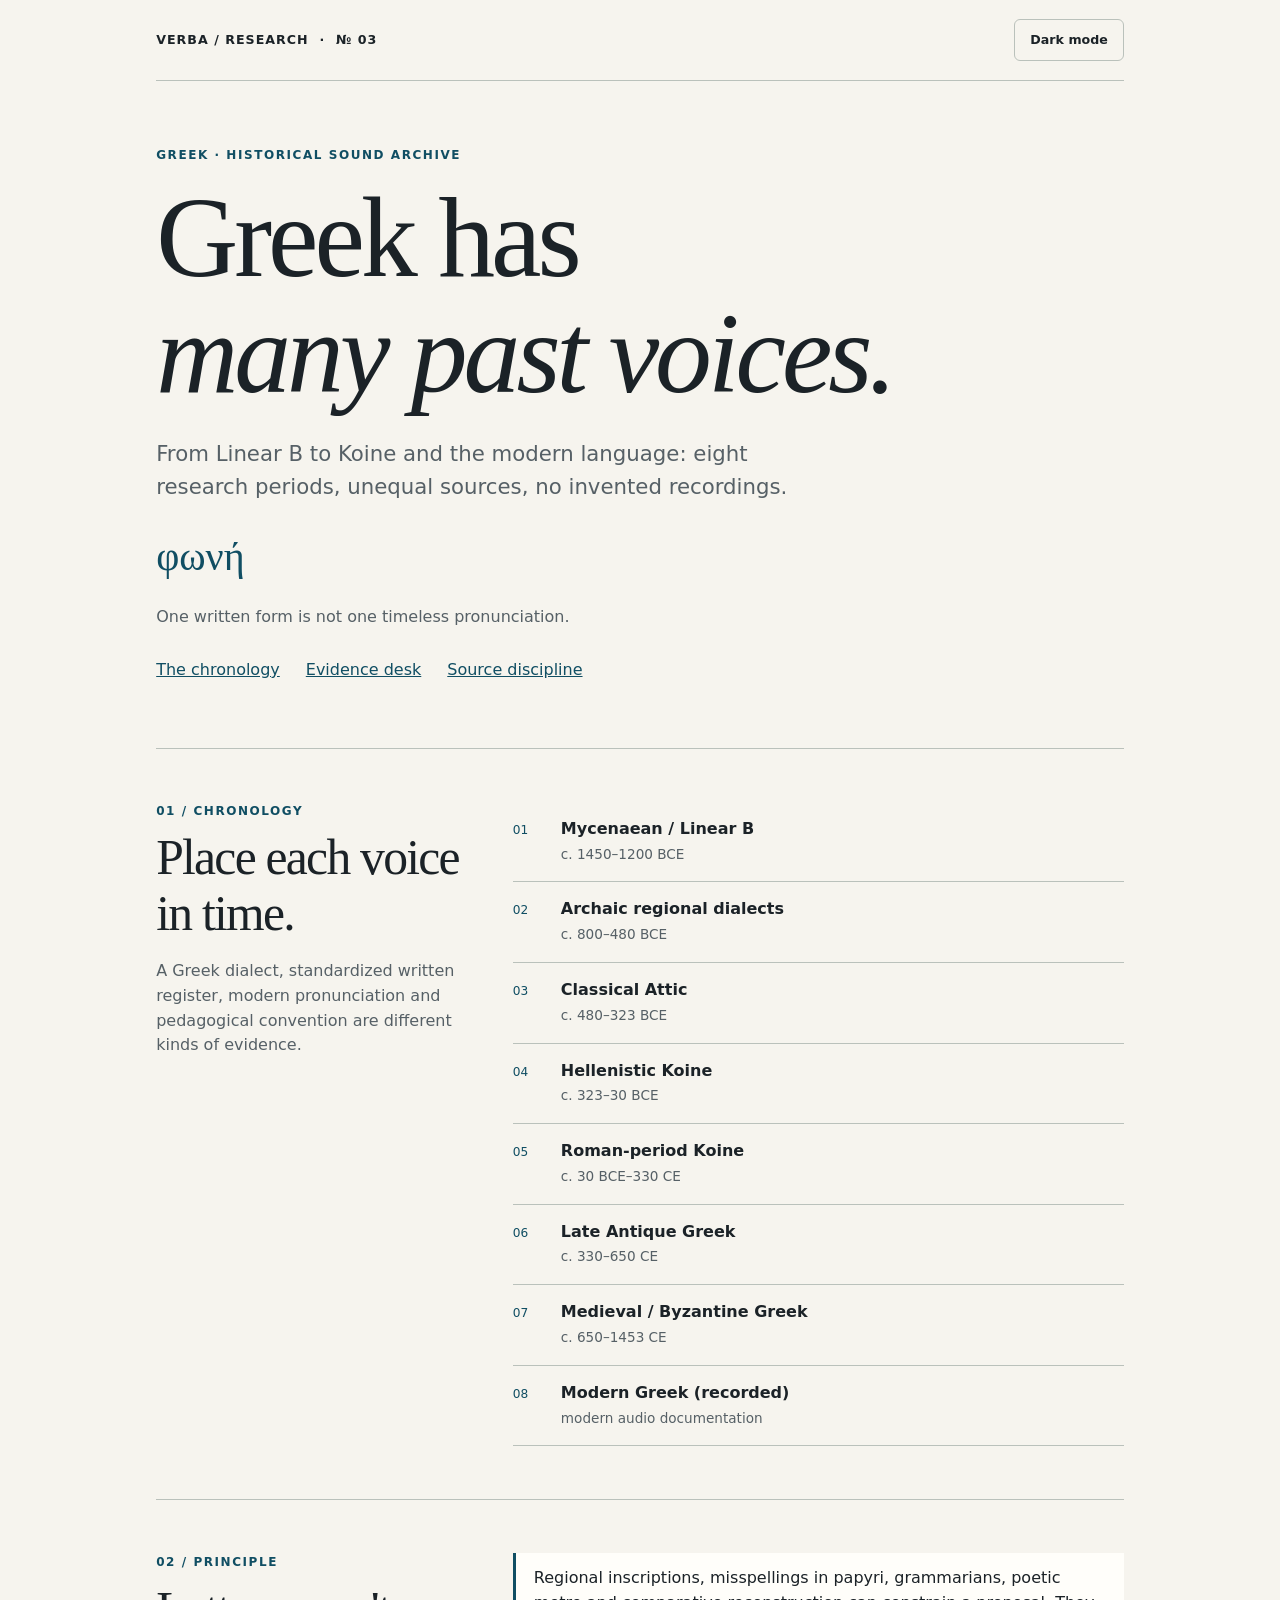
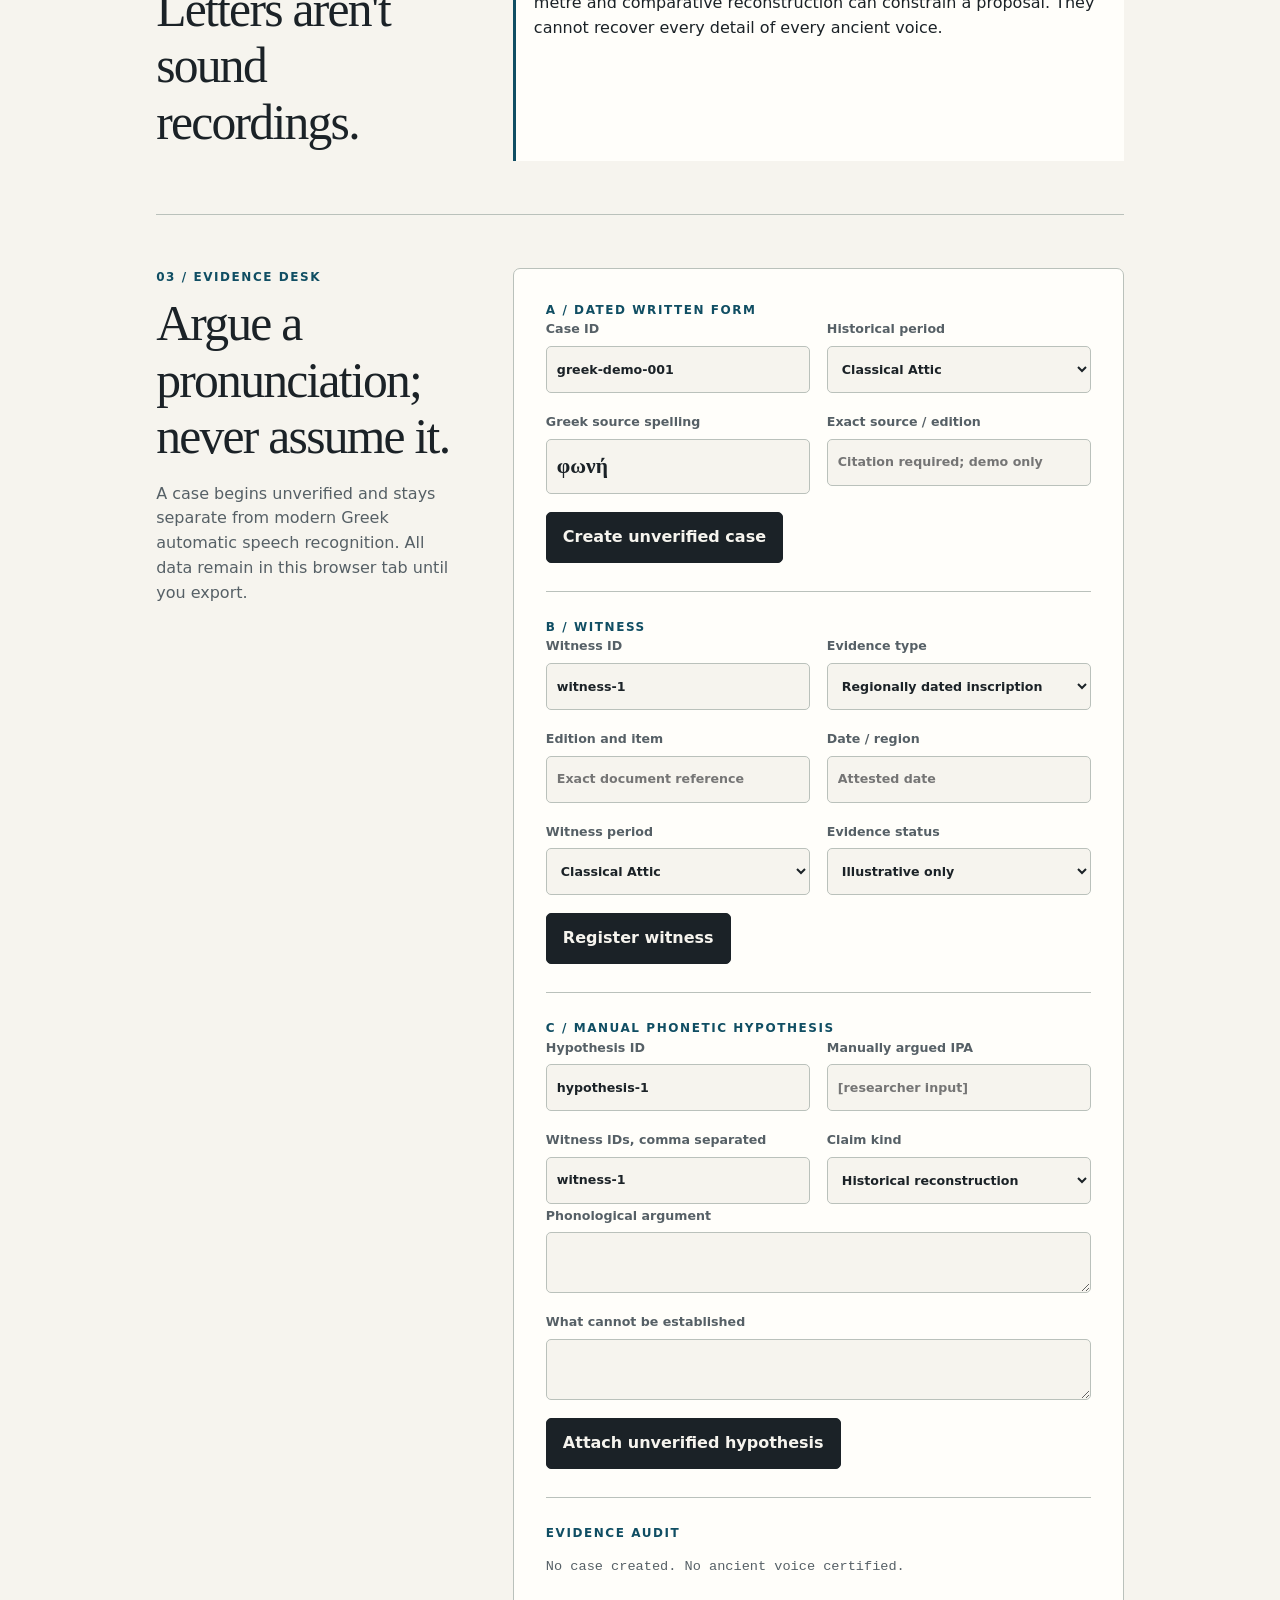
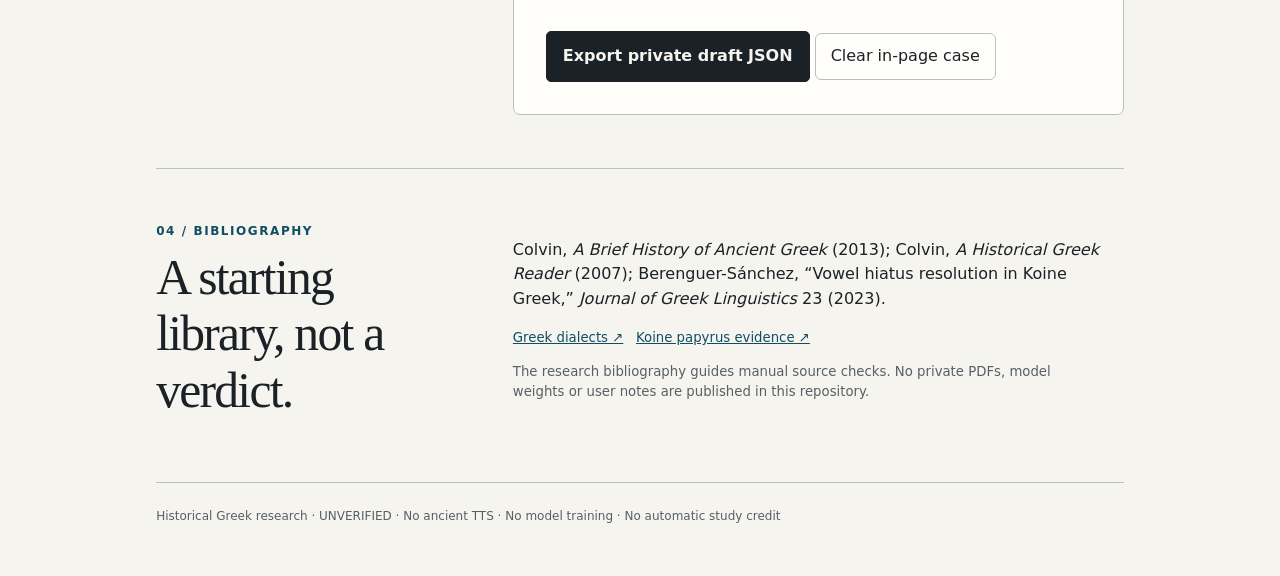
<file: research/greek-v144/index.html>
<!doctype html><html lang="en"><head><meta charset="utf-8"><meta name="viewport" content="width=device-width, initial-scale=1"><meta name="color-scheme" content="light dark"><title>VERBA | Historical Greek evidence</title>
<style>
:root{font-family:system-ui,-apple-system,sans-serif;color-scheme:light;--canvas:#f6f4ee;--surface:#fffefa;--ink:#1b2227;--muted:#566066;--hair:#bac1bb;--accent:#104e63;--focus:#175c9f}
html{scroll-behavior:smooth}*{box-sizing:border-box}body{margin:0;background:var(--canvas);color:var(--ink);font-size:16px;line-height:1.55}body[data-mode=dark]{color-scheme:dark;--canvas:#101b23;--surface:#17252d;--ink:#f0ede4;--muted:#c0c7c6;--hair:#4d6167;--accent:#8fc8ce;--focus:#a9d5ff}
button,input,textarea,select{font:inherit}button,a{touch-action:manipulation}button{cursor:pointer}a{color:var(--accent)}:focus-visible{outline:3px solid var(--focus);outline-offset:2px}
.wrap{max-width:1070px;margin:auto;padding:0 clamp(18px,4vw,52px)}header{border-bottom:1px solid var(--hair);display:flex;gap:16px;justify-content:space-between;align-items:center;padding:19px 0;font-size:.79rem;font-weight:720;letter-spacing:.08em}button.mode{border:1px solid var(--hair);background:transparent;color:var(--ink);padding:10px 15px;border-radius:6px;letter-spacing:0}
.hero{padding:65px 0 65px;max-width:920px}.eyebrow,.smallhead{color:var(--accent);font-size:.75rem;font-weight:700;letter-spacing:.13em;text-transform:uppercase}h1,h2,blockquote{font-family:ui-serif,Georgia,'Times New Roman',serif;font-weight:400;letter-spacing:-.035em}h1{font-size:clamp(3.3rem,9vw,7.1rem);line-height:1.02;margin:17px 0 25px}h1 em{font-weight:400}p.lead{font-size:clamp(1.09rem,2vw,1.33rem);max-width:660px;color:var(--muted)}.word{font-family:ui-serif,Georgia,serif;font-size:2.5rem;line-height:1.6;color:var(--accent)}nav{display:flex;gap:26px;margin-top:28px;flex-wrap:wrap}
.rule{border-top:1px solid var(--hair)}.section{padding:53px 0;display:grid;grid-template-columns:minmax(0,1fr) minmax(0,2fr);gap:clamp(20px,4vw,72px)}h2{font-size:clamp(2rem,5vw,3.1rem);line-height:1.14;margin:.6rem 0}p{max-width:68ch}.muted{color:var(--muted)}.times{list-style:none;padding:0;margin:0}.times li{border-bottom:1px solid var(--hair);padding:15px 0;display:flex;gap:18px;align-items:baseline}.times span{width:30px;color:var(--accent);font-size:.76rem;flex-shrink:0}.times strong{display:block;font-weight:600}.times em{font-size:.85rem;color:var(--muted);font-style:normal}.panel{background:var(--surface);border:1px solid var(--hair);padding:clamp(18px,3vw,32px);border-radius:7px}
.fields{display:grid;grid-template-columns:1fr 1fr;gap:17px}.fields.wide{grid-template-columns:1fr}.fields label{font-size:.79rem;font-weight:640;display:block;color:var(--muted)}label input,label select,label textarea{display:block;width:100%;min-height:47px;margin:7px 0 2px;background:var(--canvas);color:var(--ink);border:1px solid var(--hair);border-radius:5px;padding:10px}textarea{min-height:94px;resize:vertical}input[lang=grc]{font-family:ui-serif,Georgia,serif;font-size:1.35rem}.action{background:var(--ink);color:var(--canvas);border:1px solid var(--ink);padding:12px 16px;border-radius:5px;margin:16px 0 0;font-weight:650}.line{border-top:1px solid var(--hair);padding-top:26px;margin-top:28px}pre{white-space:pre-wrap;overflow-wrap:anywhere;color:var(--muted);font-size:.85rem}#message{min-height:24px;color:var(--accent)}footer{border-top:1px solid var(--hair);padding:24px 0 50px;color:var(--muted);font-size:.75rem}.mini{font-size:.83rem}.notice{border-inline-start:3px solid var(--accent);padding:13px 18px;background:var(--surface)}
@media(max-width:620px){.section{grid-template-columns:1fr;gap:16px}.fields{grid-template-columns:1fr}.hero{padding:42px 0}.times li{padding:12px 0}nav{gap:14px}h1{font-size:3.35rem}}
@media(prefers-reduced-motion:reduce){html{scroll-behavior:auto}*{animation:none!important;transition:none!important}}
</style></head><body data-mode="light"><div class="wrap">
<header><span>VERBA / RESEARCH &nbsp;·&nbsp; № 03</span><button class="mode" id="mode" type="button" aria-label="Toggle dark appearance">Dark mode</button></header>
<main><section class="hero"><div class="eyebrow">Greek · Historical sound archive</div><h1>Greek has<br><em>many past voices.</em></h1><p class="lead">From Linear B to Koine and the modern language: eight research periods, unequal sources, no invented recordings.</p><div class="word" lang="grc" dir="ltr">φωνή</div><p class="muted">One written form is not one timeless pronunciation.</p><nav aria-label="Archive sections"><a href="#history">The chronology</a><a href="#evidence">Evidence desk</a><a href="#sources">Source discipline</a></nav></section>
<section id="history" class="rule section"><div><div class="smallhead">01 / Chronology</div><h2>Place each voice in time.</h2><p class="muted">A Greek dialect, standardized written register, modern pronunciation and pedagogical convention are different kinds of evidence.</p></div><ol class="times" id="periodList"></ol></section>
<section class="rule section"><div><div class="smallhead">02 / Principle</div><h2>Letters aren't sound recordings.</h2></div><div class="notice">Regional inscriptions, misspellings in papyri, grammarians, poetic metre and comparative reconstruction can constrain a proposal. They cannot recover every detail of every ancient voice.</div></section>
<section id="evidence" class="rule section"><div><div class="smallhead">03 / Evidence desk</div><h2>Argue a pronunciation; never assume it.</h2><p class="muted">A case begins unverified and stays separate from modern Greek automatic speech recognition. All data remain in this browser tab until you export.</p></div><div class="panel">
<div class="smallhead">A / Dated written form</div><div class="fields"><label>Case ID<input id="caseId" value="greek-demo-001"></label><label>Historical period<select id="period"></select></label><label>Greek source spelling<input id="original" value="φωνή" lang="grc" dir="auto"></label><label>Exact source / edition<input id="sourceId" placeholder="Citation required; demo only"></label></div><button id="create" class="action">Create unverified case</button>
<div class="line smallhead">B / Witness</div><div class="fields"><label>Witness ID<input id="witnessId" value="witness-1"></label><label>Evidence type<select id="witnessType"></select></label><label>Edition and item<input id="witnessSource" placeholder="Exact document reference"></label><label>Date / region<input id="witnessDating" placeholder="Attested date"></label><label>Witness period<select id="witnessPeriod"></select></label><label>Evidence status<select id="review"><option value="synthetic">Illustrative only</option><option value="unreviewed">Real, citation unreviewed</option><option value="reviewed">Citation manually reviewed</option></select></label></div><button id="attach" class="action" disabled>Register witness</button>
<div class="line smallhead">C / Manual phonetic hypothesis</div><div class="fields"><label>Hypothesis ID<input id="hypId" value="hypothesis-1"></label><label>Manually argued IPA<input id="ipa" placeholder="[researcher input]"></label><label>Witness IDs, comma separated<input id="witnessIds" value="witness-1"></label><label>Claim kind<select id="kind"><option value="reconstruction">Historical reconstruction</option><option value="modern_recorded">Documented modern reading</option><option value="pedagogy">Teaching convention</option></select></label></div><div class="fields wide"><label>Phonological argument<textarea id="reason"></textarea></label><label>What cannot be established<textarea id="uncertainty"></textarea></label></div><button id="propose" class="action" disabled>Attach unverified hypothesis</button>
<div class="line smallhead">Evidence audit</div><pre id="audit" role="status" aria-live="polite">No case created. No ancient voice certified.</pre><div id="message" role="status" aria-live="polite"></div><button id="export" class="action" disabled>Export private draft JSON</button> <button id="reset" class="mode" type="button">Clear in-page case</button></div></section>
<section id="sources" class="rule section"><div><div class="smallhead">04 / Bibliography</div><h2>A starting library, not a verdict.</h2></div><div><p>Colvin, <em>A Brief History of Ancient Greek</em> (2013); Colvin, <em>A Historical Greek Reader</em> (2007); Berenguer-Sánchez, “Vowel hiatus resolution in Koine Greek,” <em>Journal of Greek Linguistics</em> 23 (2023).</p><p class="mini"><a href="https://doi.org/10.1002/9781118610695.ch6" target="_blank" rel="noopener noreferrer">Greek dialects ↗</a> &nbsp; <a href="https://doi.org/10.1163/15699846-02301003" target="_blank" rel="noopener noreferrer">Koine papyrus evidence ↗</a></p><p class="muted mini">The research bibliography guides manual source checks. No private PDFs, model weights or user notes are published in this repository.</p></div></section></main>
<footer>Historical Greek research · UNVERIFIED · No ancient TTS · No model training · No automatic study credit</footer></div>
<script type="module">
import {PERIODS,EVIDENCE,createCase,addWitness,proposeSound,audit} from './ledger.mjs';
const el=id=>document.getElementById(id);let current=null;
for(const [key,period] of Object.entries(PERIODS)){for(const id of ['period','witnessPeriod']){const op=document.createElement('option');op.value=key;op.textContent=period.label;el(id).append(op)}const li=document.createElement('li');const num=document.createElement('span');num.textContent=String(el('periodList').children.length+1).padStart(2,'0');const b=document.createElement('div'),strong=document.createElement('strong'),em=document.createElement('em');strong.textContent=period.label;em.textContent=period.dates;b.append(strong,em);li.append(num,b);el('periodList').append(li)}
for(const [key,title] of Object.entries(EVIDENCE)){const op=document.createElement('option');op.value=key;op.textContent=title;el('witnessType').append(op)}
el('period').value='attic';el('witnessPeriod').value='attic';
const feedback=(s)=>el('message').textContent=s;
function show(){el('attach').disabled=!current;el('propose').disabled=!current;el('export').disabled=!current;el('audit').textContent=current?JSON.stringify(audit(current),null,2):'No case created. No ancient voice certified.'}
function safe(fn){return ()=>{try{fn();feedback('')}catch(e){feedback(e.message)}}}
el('create').addEventListener('click',safe(()=>{current=createCase({caseId:el('caseId').value,period:el('period').value,original:el('original').value,sourceId:el('sourceId').value});show()}));
el('attach').addEventListener('click',safe(()=>{const review=el('review').value;addWitness(current,{id:el('witnessId').value,type:el('witnessType').value,source:el('witnessSource').value,period:el('witnessPeriod').value,dating:el('witnessDating').value,synthetic:review==='synthetic',reviewed:review==='reviewed'});show()}));
el('propose').addEventListener('click',safe(()=>{proposeSound(current,{id:el('hypId').value,ipa:el('ipa').value,witnessIds:el('witnessIds').value.split(',').map(s=>s.trim()).filter(Boolean),reason:el('reason').value,uncertainty:el('uncertainty').value,kind:el('kind').value});show()}));
el('mode').addEventListener('click',()=>{const dark=document.body.dataset.mode!=='dark';document.body.dataset.mode=dark?'dark':'light';el('mode').textContent=dark?'Light mode':'Dark mode'});
el('reset').addEventListener('click',()=>{current=null;show();feedback('Case cleared from page memory; exported files are unaffected')});
el('export').addEventListener('click',safe(()=>{if(!current)throw Error('Nothing to export');const blob=new Blob([JSON.stringify({draft:true,source_verification_external:true,...current,audit:audit(current)},null,2)],{type:'application/json'});const url=URL.createObjectURL(blob);const a=document.createElement('a');a.href=url;a.download=current.caseId+'-greek-evidence.json';a.click();setTimeout(()=>URL.revokeObjectURL(url),2000)}));show();
</script></body></html>
</file>
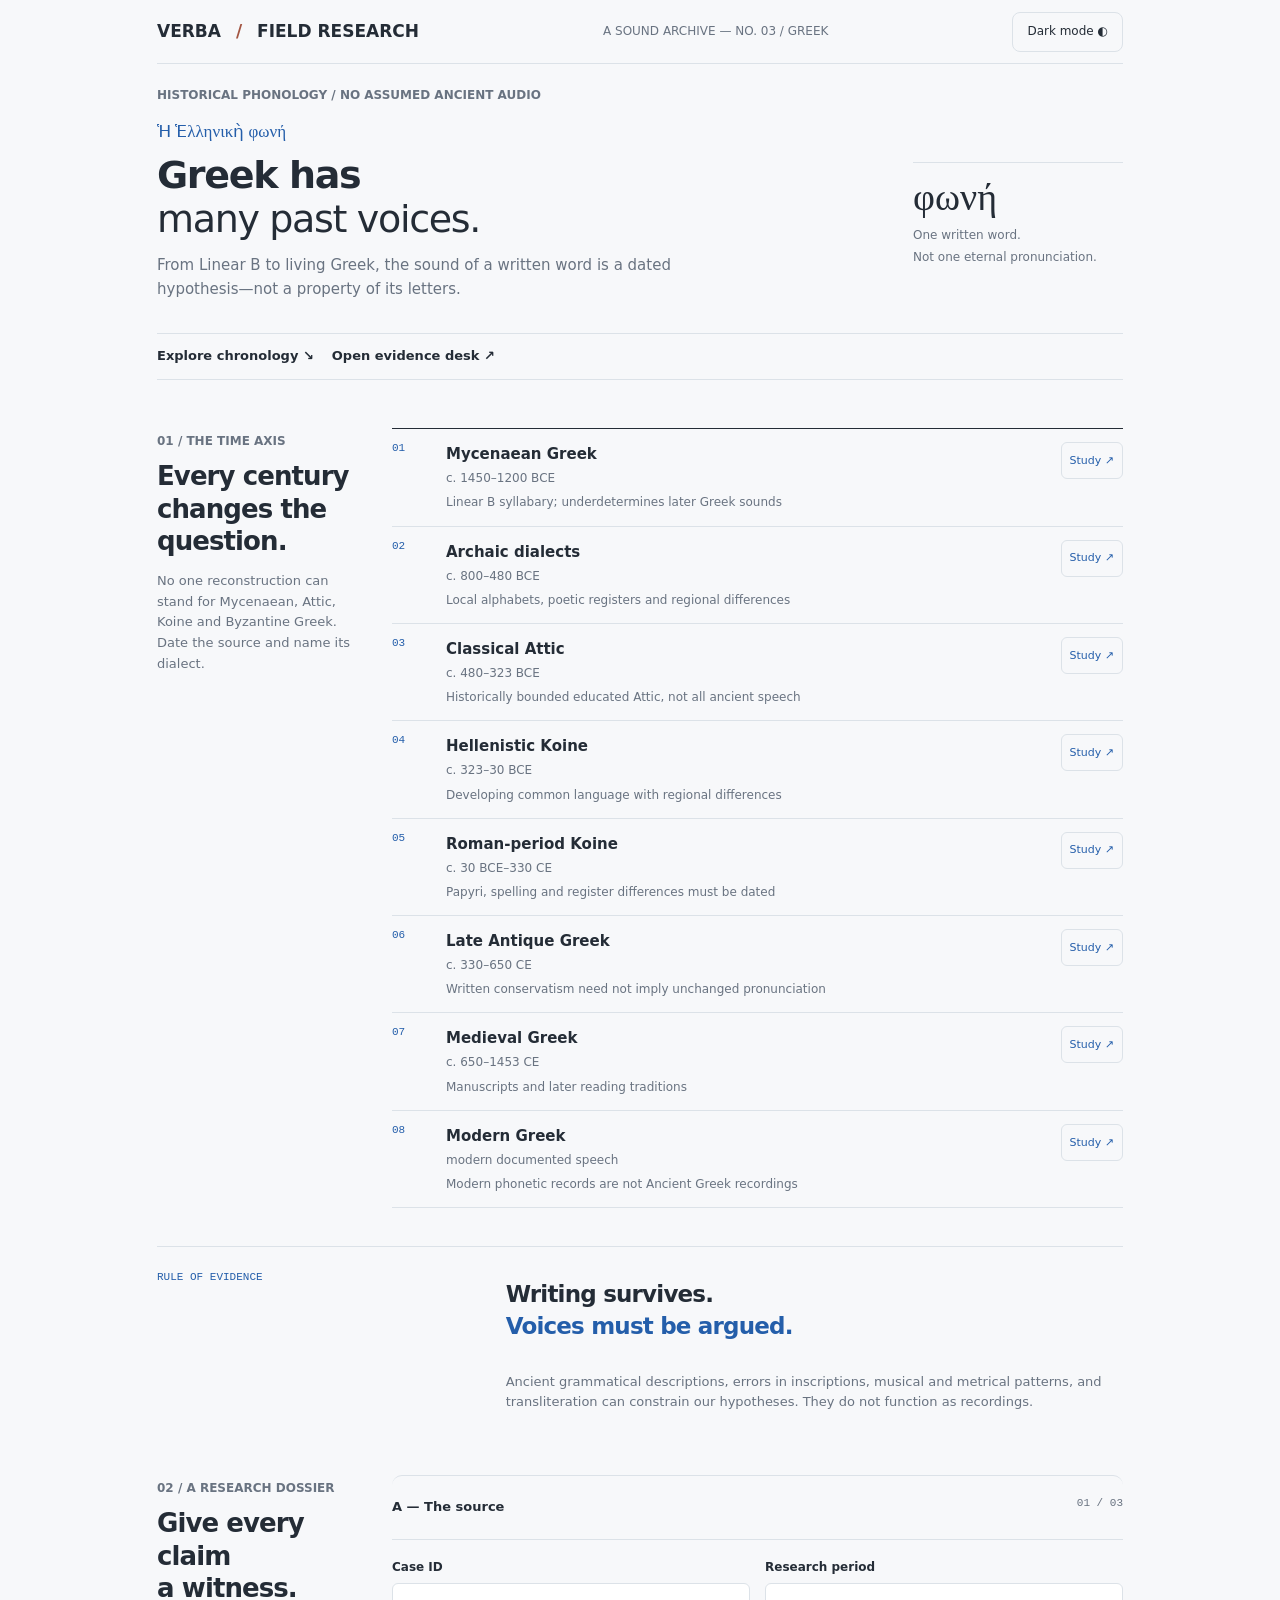
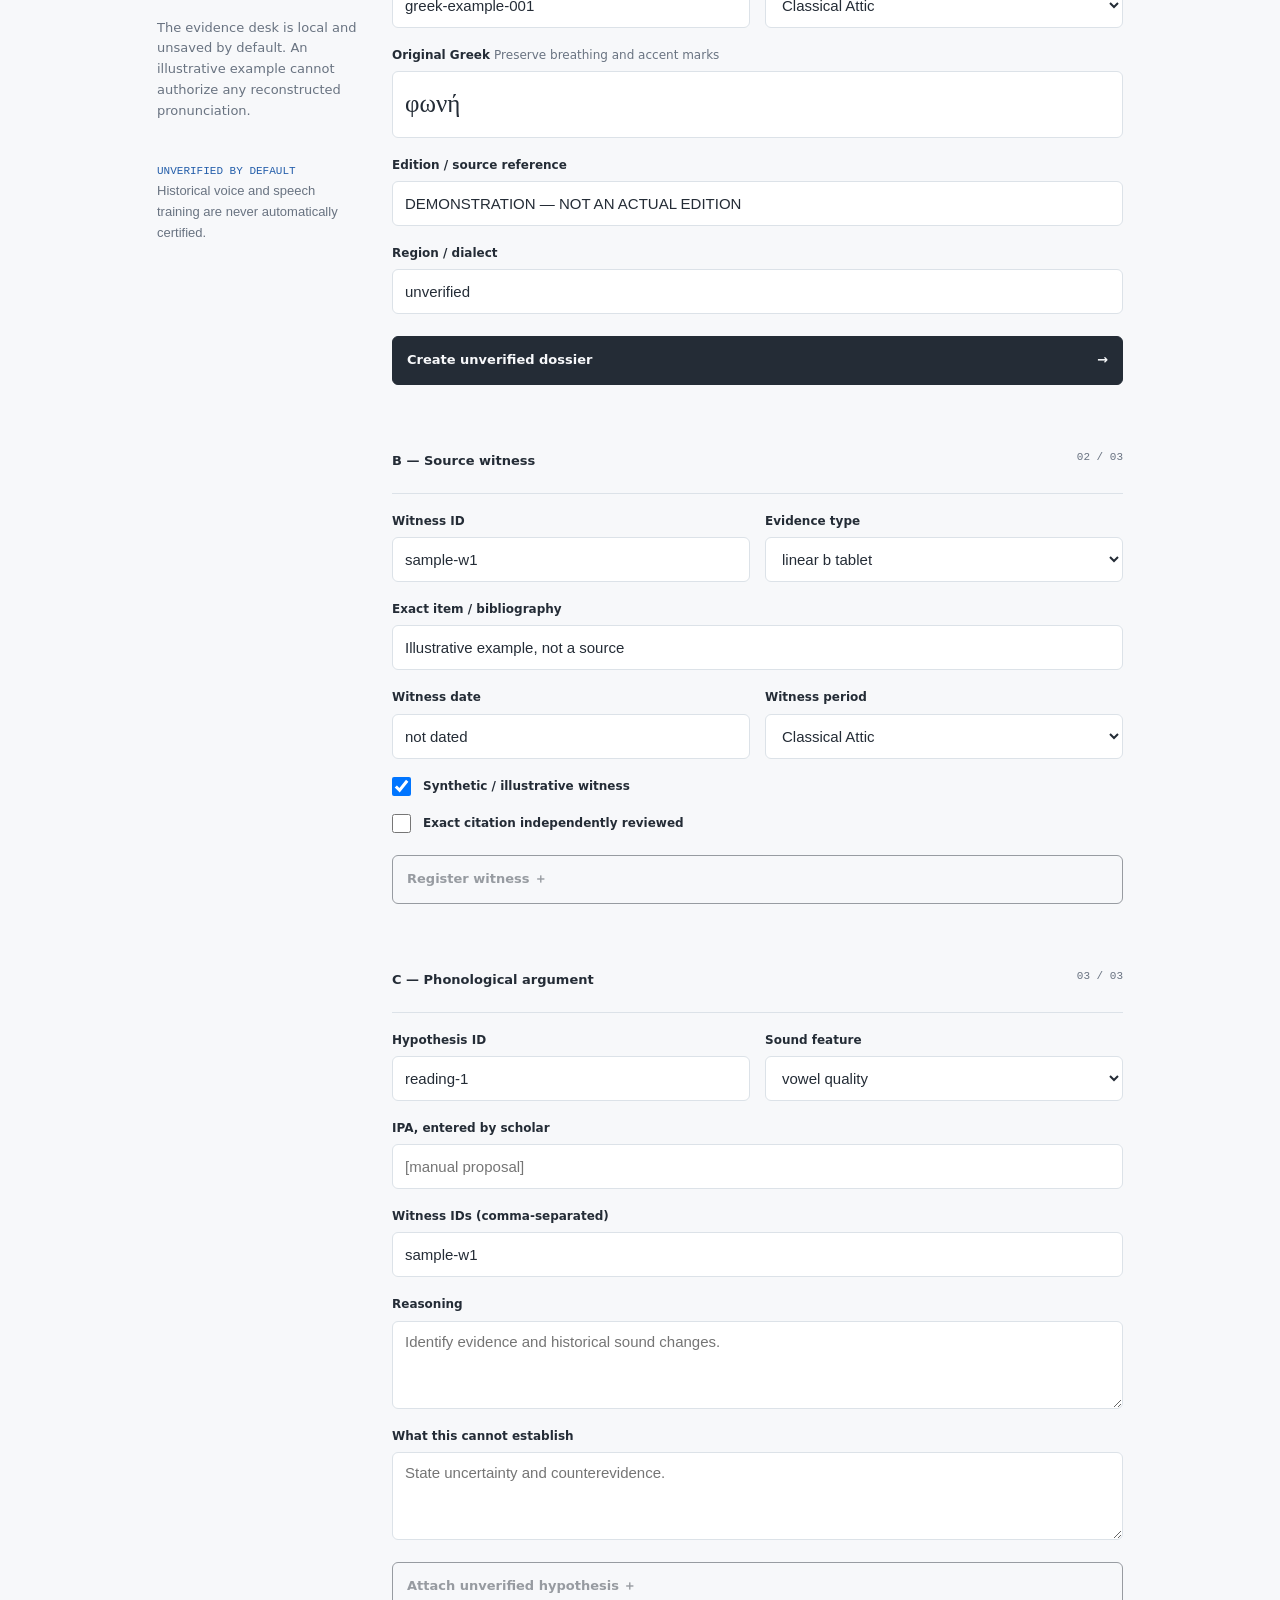
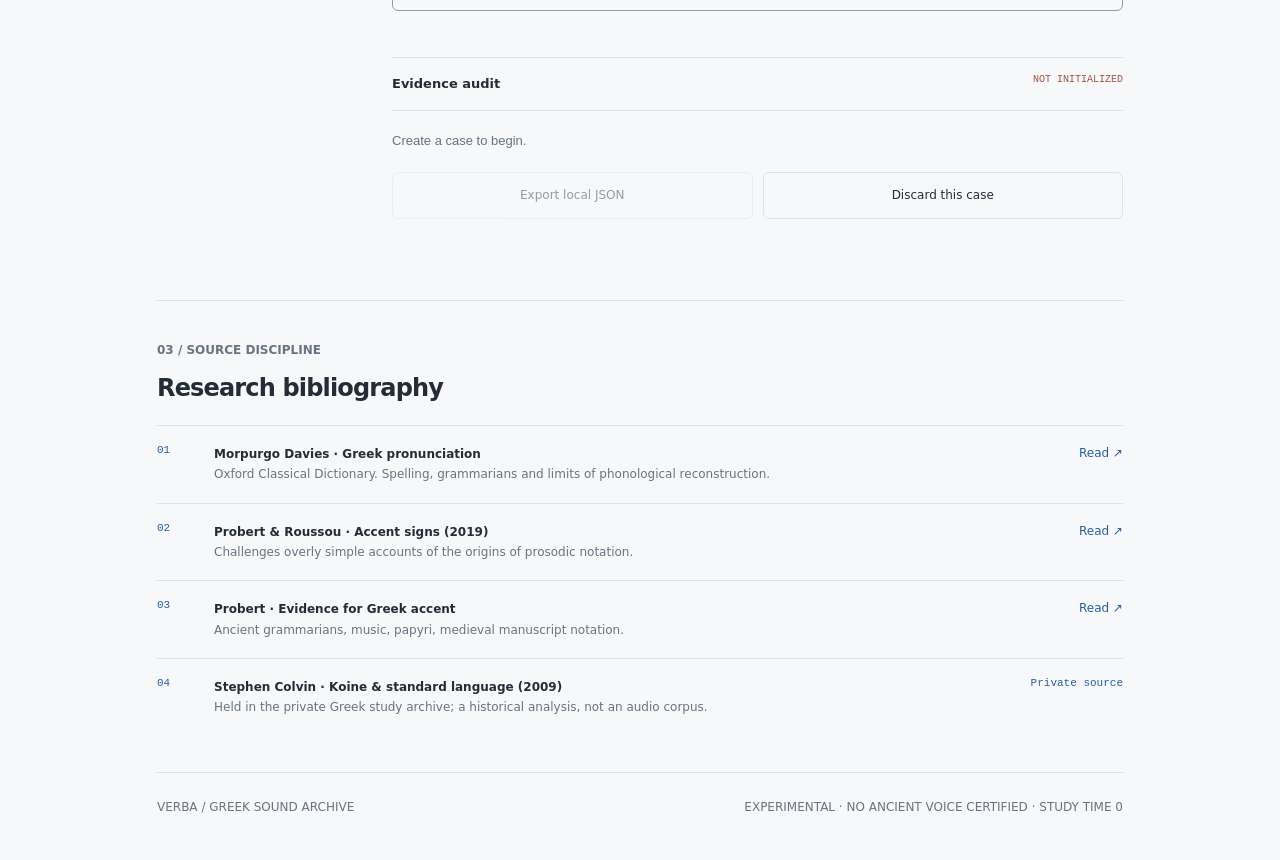
<file: research/greek/index.html>
<!doctype html><html lang="en"><head><meta charset="utf-8"><meta name="viewport" content="width=device-width,initial-scale=1"><meta name="color-scheme" content="light dark"><title>Greek Sound Archive · VERBA</title><link rel="stylesheet" href="./studio.css"><script type="module" src="./ui.mjs"></script></head>
<body data-theme="light"><div class="shell"><header class="mast"><strong>VERBA <span class="sep">/</span> FIELD RESEARCH</strong><span class="issue">A SOUND ARCHIVE — NO. 03 / GREEK</span><button id="theme" type="button">Dark mode ◐</button></header>
<main><section class="opening" id="overview"><div class="smallcaps">HISTORICAL PHONOLOGY / NO ASSUMED ANCIENT AUDIO</div><div class="hero"><div><p class="greek" lang="grc">Ἡ Ἑλληνικὴ φωνή</p><h1>Greek has<br><em>many past voices.</em></h1><p class="abstract">From Linear B to living Greek, the sound of a written word is a dated hypothesis—not a property of its letters.</p></div><aside><div lang="grc" class="word">φωνή</div><p>One written word.</p><p>Not one eternal pronunciation.</p><span>ORTHOGRAPHY ≠ RECORDED SOUND</span></aside></div><div class="quick"><a href="#chronology">Explore chronology ↘</a><a href="#evidence">Open evidence desk ↗</a></div></section>
<section class="content" id="chronology"><div class="intro"><span class="smallcaps">01 / THE TIME AXIS</span><h2>Every century<br>changes the question.</h2><p>No one reconstruction can stand for Mycenaean, Attic, Koine and Byzantine Greek. Date the source and name its dialect.</p></div><div class="periods" id="periods" role="list"></div></section>
<div class="interlude"><span>RULE OF EVIDENCE</span><blockquote>Writing survives.<br><em>Voices must be argued.</em></blockquote><p>Ancient grammatical descriptions, errors in inscriptions, musical and metrical patterns, and transliteration can constrain our hypotheses. They do not function as recordings.</p></div>
<section class="content" id="evidence"><div class="intro"><span class="smallcaps">02 / A RESEARCH DOSSIER</span><h2>Give every claim<br>a witness.</h2><p>The evidence desk is local and unsaved by default. An illustrative example cannot authorize any reconstructed pronunciation.</p><div class="guard">UNVERIFIED BY DEFAULT<br><span>Historical voice and speech training are never automatically certified.</span></div></div><div class="desk">
<div class="step"><strong>A — The source</strong><span>01 / 03</span></div><div class="fields"><label>Case ID<input id="caseId" value="greek-example-001"></label><label>Research period<select id="casePeriod"></select></label></div><label>Original Greek <span>Preserve breathing and accent marks</span><input id="written" lang="grc" dir="auto" value="φωνή"></label><label>Edition / source reference<input id="edition" value="DEMONSTRATION — NOT AN ACTUAL EDITION"></label><label>Region / dialect<input id="dialect" value="unverified"></label><button class="main-action" id="create">Create unverified dossier <b>→</b></button>
<div class="step other"><strong>B — Source witness</strong><span>02 / 03</span></div><div class="fields"><label>Witness ID<input id="witnessId" value="sample-w1"></label><label>Evidence type<select id="witnessKind"></select></label></div><label>Exact item / bibliography<input id="witnessSource" value="Illustrative example, not a source"></label><div class="fields"><label>Witness date<input id="witnessDating" value="not dated"></label><label>Witness period<select id="witnessPeriod"></select></label></div><label class="check"><input id="synthetic" type="checkbox" checked> Synthetic / illustrative witness</label><label class="check"><input id="reviewed" type="checkbox"> Exact citation independently reviewed</label><button class="outline" id="witness" disabled>Register witness ＋</button>
<div class="step other"><strong>C — Phonological argument</strong><span>03 / 03</span></div><div class="fields"><label>Hypothesis ID<input id="hypId" value="reading-1"></label><label>Sound feature<select id="feature"></select></label></div><label>IPA, entered by scholar<input id="ipa" placeholder="[manual proposal]"></label><label>Witness IDs (comma-separated)<input id="sourceIds" value="sample-w1"></label><label>Reasoning<textarea id="argument" placeholder="Identify evidence and historical sound changes."></textarea></label><label>What this cannot establish<textarea id="limits" placeholder="State uncertainty and counterevidence."></textarea></label><button class="outline" id="hypothesis" disabled>Attach unverified hypothesis ＋</button>
<div class="audit-label"><strong>Evidence audit</strong><span id="state">NOT INITIALIZED</span></div><pre id="report" aria-live="polite">Create a case to begin.</pre><div class="actions"><button id="export" disabled>Export local JSON</button><button id="reset">Discard this case</button></div><p class="message" id="message" role="status"></p>
</div></section>
<section class="sources" id="sources"><span class="smallcaps">03 / SOURCE DISCIPLINE</span><h2>Research bibliography</h2><div class="source"><span>01</span><p><b>Morpurgo Davies · Greek pronunciation</b><br>Oxford Classical Dictionary. Spelling, grammarians and limits of phonological reconstruction.</p><a href="https://academic.oup.com/edited-volume/61673/chapter-abstract/548060197">Read ↗</a></div><div class="source"><span>02</span><p><b>Probert &amp; Roussou · Accent signs (2019)</b><br>Challenges overly simple accounts of the origins of prosodic notation.</p><a href="https://ora.ox.ac.uk/bookmarks/uuid%3A9dc444a5-0e75-4947-99fa-37e80d71235f">Read ↗</a></div><div class="source"><span>03</span><p><b>Probert · Evidence for Greek accent</b><br>Ancient grammarians, music, papyri, medieval manuscript notation.</p><a href="https://academic.oup.com/book/10118/chapter-abstract/157606603">Read ↗</a></div><div class="source"><span>04</span><p><b>Stephen Colvin · Koine &amp; standard language (2009)</b><br>Held in the private Greek study archive; a historical analysis, not an audio corpus.</p><span>Private source</span></div></section></main><footer>VERBA / GREEK SOUND ARCHIVE <span>EXPERIMENTAL · NO ANCIENT VOICE CERTIFIED · STUDY TIME 0</span></footer></div></body></html>
</file>
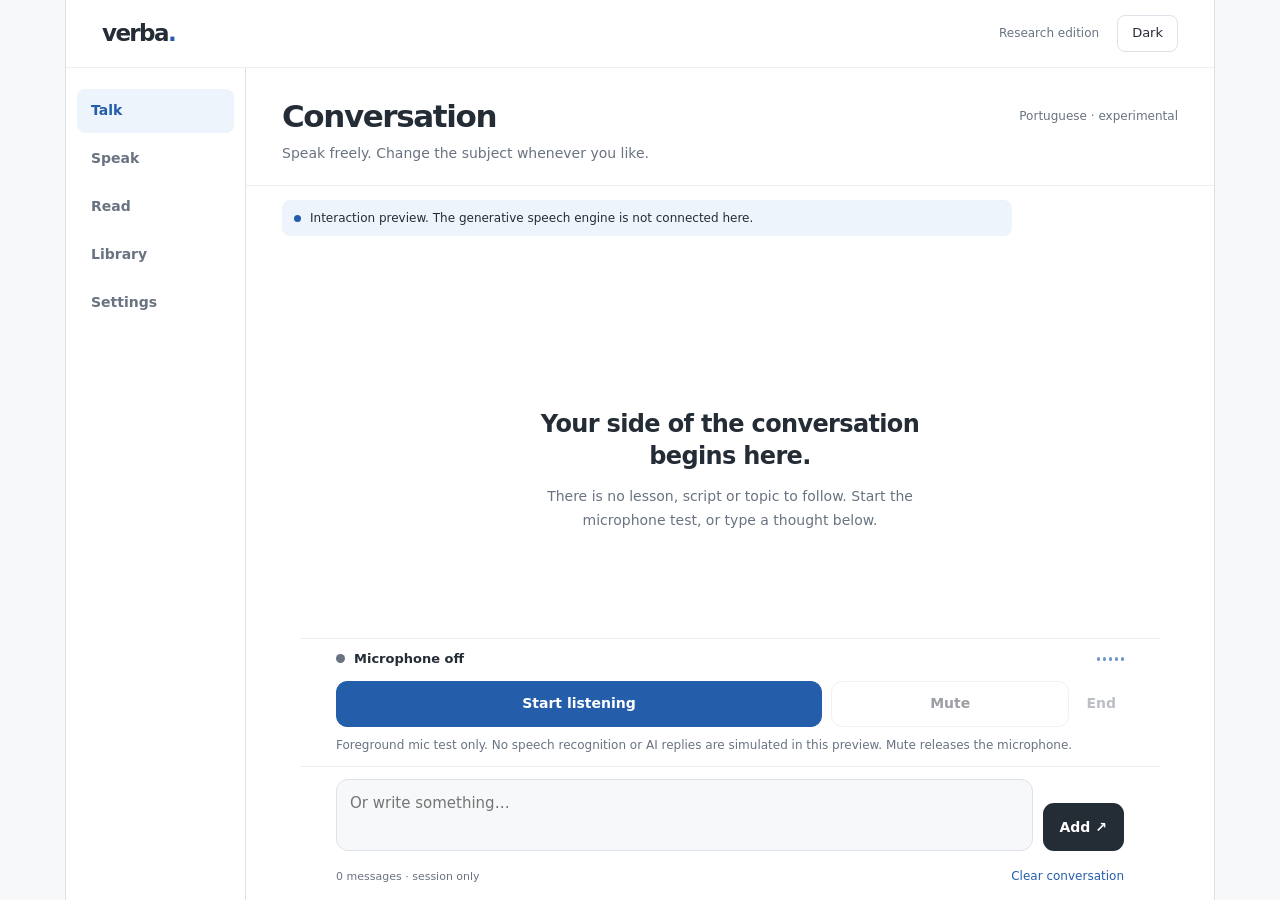
<file: research/interaction-v145/index.html>
<!doctype html>
<html lang="en" dir="ltr">
<head><meta charset="utf-8"><meta name="viewport" content="width=device-width, initial-scale=1, viewport-fit=cover"><meta name="theme-color" content="#f7f8fa"><meta name="color-scheme" content="light dark"><title>VERBA | Talk</title><link rel="stylesheet" href="./surface.css"></head>
<body data-theme="light">
<div class="app" id="app">
<header class="topbar">
  <a class="wordmark" href="#talk" aria-label="Verba, Talk">verba<span class="wordmark-mark" aria-hidden="true">.</span></a>
  <div class="topbar-actions"><span class="context-tag">Research edition</span><button id="themeSwitch" type="button" class="quiet-button" aria-label="Switch to dark mode">Dark</button></div>
</header>
<div class="app-main">
  <main class="mainpanel">
    <section class="screen" id="view-talk" data-view="talk" aria-labelledby="talkTitle">
      <div class="screen-intro"><div class="screen-heading"><h1 id="talkTitle">Conversation</h1><span class="scope">Portuguese · experimental</span></div><p>Speak freely. Change the subject whenever you like.</p></div>
      <div class="quiet-notice" id="engineNote"><span class="notice-dot" aria-hidden="true"></span><span>Interaction preview. The generative speech engine is not connected here.</span></div>
      <div class="conversation" id="conversation" role="log" aria-live="polite" aria-label="Conversation transcript">
         <div class="conversation-empty" id="conversationEmpty"><p class="quiet-lead">Your side of the conversation begins here.</p><p>There is no lesson, script or topic to follow. Start the microphone test, or type a thought below.</p></div>
      </div>
      <div class="conversation-controls" aria-label="Foreground speaking controls">
        <div class="audio-status"><span class="mic-indicator" id="micIndicator" aria-hidden="true"></span><span id="micStatus" role="status">Microphone off</span><div class="level-meter" id="levelMeter" aria-label="Live microphone energy"><i></i><i></i><i></i><i></i><i></i></div></div>
        <div class="audio-buttons"><button type="button" id="startMic" class="primary-button">Start listening</button><button type="button" id="muteMic" class="neutral-button" disabled>Mute</button><button type="button" id="endMic" class="text-button" disabled>End</button></div>
        <p class="caption">Foreground mic test only. No speech recognition or AI replies are simulated in this preview. Mute releases the microphone.</p>
      </div>
      <form id="messageForm" class="composer" autocomplete="off"><label class="sr-only" for="message">Write a message</label><textarea id="message" dir="auto" lang="pt" rows="2" maxlength="1200" placeholder="Or write something…"></textarea><button type="submit" class="send-button" aria-label="Add message">Add <span aria-hidden="true">↗</span></button></form>
      <div class="conversation-foot"><span id="conversationCount">0 messages · session only</span><button type="button" id="clearMessages" class="link-button">Clear conversation</button></div>
    </section>
    <section class="screen" id="view-speak" data-view="speak" aria-labelledby="speakTitle" hidden>
      <div class="screen-intro"><h1 id="speakTitle">Speech lab</h1><p>Record, transcribe and compare—without grading pronunciation from recognition errors.</p></div>
      <div class="content-pad"><h2>Measure what is heard.</h2><p>Whisper Tiny and Base remain in the existing production research app. This branch is a layout and interaction integration preview; it does not load those models.</p><a href="https://abasisadiqi-ops.github.io/portuguese-phone-asr/" target="_blank" rel="noopener noreferrer" class="inline-link">Open the current speech lab ↗</a><div class="subtle-rule"></div><p class="caption">Actual model performance, offline persistence and background behavior are tested separately.</p></div>
    </section>
    <section class="screen" id="view-read" data-view="read" aria-labelledby="readTitle" hidden>
      <div class="screen-intro"><h1 id="readTitle">Reading room</h1><p>Room for the words themselves. Script, period and evidence stay distinct.</p></div>
      <div class="reading-area"><div class="reading-controls"><label for="scriptSelect">Language specimen</label><select id="scriptSelect"><option value="el">Greek · polytonic</option><option value="ar">Arabic · vocalized</option><option value="he">Hebrew · pointed</option><option value="gez">Geʽez · fidäl</option><option value="pt">Portuguese · Latin</option></select></div>
      <article class="reading-document" aria-label="Typesetting specimen"><p class="reading-kicker" id="readingLabel">GREEK / SCRIPT STUDY</p><p id="readingSample" lang="grc" dir="ltr" class="reading-sample">λόγος</p><p class="reading-translation" id="readingGloss">An ordinary written Greek word; not evidence for one timeless pronunciation.</p><hr><p class="reading-note">This is a typesetting sample, not a historical attestation. Ancient pronunciation requires independently dated witnesses.</p></article>
      <p class="caption">Research is separate from modern speech recognition. <a href="https://github.com/abasisadiqi-ops/portuguese-phone-asr/pull/3" target="_blank" rel="noopener noreferrer">Historical Greek research ↗</a></p></div>
    </section>
    <section class="screen" id="view-library" data-view="library" aria-labelledby="libraryTitle" hidden><div class="screen-intro"><h1 id="libraryTitle">Library</h1><p>Your recordings and notes should be yours to manage.</p></div><div class="content-pad"><h2>No files saved here.</h2><p>Conversation text and microphone audio are held only while this preview is open. The main application has a separately tested encrypted clip-vault prototype.</p><p class="caption">This view does not inspect, delete or claim to control the production site's browser caches.</p></div></section>
    <section class="screen" id="view-settings" data-view="settings" aria-labelledby="settingsTitle" hidden><div class="screen-intro"><h1 id="settingsTitle">Preferences</h1><p>Simple controls, explicit privacy boundaries.</p></div><div class="settings-form"><label for="themeSelect">Appearance<select id="themeSelect"><option value="system">Follow device</option><option value="light">Light</option><option value="dark">Dark</option></select></label><label for="typeSelect">Reading type<select id="typeSelect"><option value="normal">Standard</option><option value="large">Larger</option><option value="largest">Largest</option></select></label><div class="subtle-rule"></div><h2>Privacy in this preview</h2><p>No account, analytics, recordings or transcripts are uploaded. Typed messages live in page memory. Appearance may be saved locally; the dialogue model is intentionally absent in this isolated design branch.</p></div></section>
  </main>
  <nav class="tabs" id="tabs" aria-label="Primary navigation">
    <button type="button" class="tab is-current" data-tab="talk" aria-current="page">Talk</button><button type="button" class="tab" data-tab="speak">Speak</button><button type="button" class="tab" data-tab="read">Read</button><button type="button" class="tab" data-tab="library">Library</button><button type="button" class="tab" data-tab="settings">Settings</button>
  </nav>
</div>
</div>
<script type="module" src="./surface.mjs"></script>
</body></html>
</file>
<file: research/greek/studio.css>
:root{color-scheme:light;--page:#f4f3ef;--ink:#19221e;--muted:#67716b;--line:#c2c9c1;--field:#fff;--tone:#275e58;--panel:#e5ebe5;--warm:#a16b4a;font:15px/1.6 -apple-system,BlinkMacSystemFont,"Segoe UI",sans-serif}*{box-sizing:border-box}html{scroll-behavior:smooth}body{margin:0;background:var(--page);color:var(--ink)}body[data-theme=dark]{color-scheme:dark;--page:#121918;--ink:#eeeee8;--muted:#aab8b0;--line:#3c4c47;--field:#17231f;--tone:#a6d5c6;--panel:#1a2924;--warm:#deb390}.shell{max-width:1380px;margin:auto;padding:0 clamp(20px,5vw,80px)}.mast{display:flex;justify-content:space-between;gap:12px;align-items:center;min-height:76px;border-bottom:1px solid var(--ink);font-size:11px;letter-spacing:.08em}.mast strong{letter-spacing:.16em}.sep{color:var(--warm);margin:0 9px}.issue{color:var(--muted)}button{cursor:pointer;font:inherit}.mast button{padding:9px 14px;color:var(--ink);border:1px solid var(--line);background:transparent}h1,h2,blockquote{font-family:Georgia,"Palatino Linotype",serif;font-weight:400;letter-spacing:-.045em}a{color:inherit;text-decoration:none}a:hover{text-decoration:underline}.opening{padding:30px 0 20px}.smallcaps{font:600 10px/1.5 ui-monospace,Menlo,monospace;letter-spacing:.12em;color:var(--tone)}.hero{display:grid;grid-template-columns:minmax(0,1fr) 245px;gap:46px;align-items:center;padding:67px 0}.greek{color:var(--tone);font:24px Georgia,serif;line-height:1.5;margin:0 0 19px}h1{font-size:clamp(52px,6.2vw,104px);line-height:1;margin:0}h1 em{color:var(--tone);font-weight:400}.abstract{max-width:590px;color:var(--muted);font-size:18px;line-height:1.7;margin:30px 0}.hero aside{padding-top:12px;border-top:1px solid var(--ink);color:var(--muted);font-size:13px}.word{font:76px/1.35 Georgia,serif;color:var(--ink)}.hero aside p{margin:8px 0}.hero aside span{display:block;border-top:1px solid var(--line);font:10px ui-monospace,monospace;padding-top:15px;margin-top:25px;letter-spacing:.05em}.quick{display:flex;gap:40px;padding:16px 0;border-top:1px solid var(--ink);border-bottom:1px solid var(--ink);font-size:12px;font-weight:650}.content{padding:80px 0;display:grid;grid-template-columns:270px minmax(0,1fr);gap:clamp(25px,5vw,90px);border-bottom:1px solid var(--ink)}.intro h2{font-size:clamp(35px,3.1vw,46px);line-height:1.14;margin:20px 0}.intro p{color:var(--muted);font-size:14px;line-height:1.8}.periods{border-top:1px solid var(--ink)}.period{display:grid;grid-template-columns:40px 1fr auto;gap:14px;border-bottom:1px solid var(--line);padding:22px 0}.period .num{font:11px ui-monospace,monospace;color:var(--tone)}.period h3{font-size:17px;font-weight:570;margin:0}.period em{display:block;font-size:12px;font-style:normal;color:var(--muted);margin-top:3px}.period p{font-size:13px;line-height:1.6;color:var(--muted);margin:10px 0 0}.period button{background:transparent;color:var(--tone);border:1px solid var(--line);padding:8px;font-size:11px;height:37px}.interlude{background:var(--panel);margin:0 calc(-1 * clamp(20px,5vw,80px));padding:64px clamp(20px,5vw,80px);display:grid;grid-template-columns:220px 1fr;gap:20px 40px}.interlude>span{font:11px ui-monospace,monospace;color:var(--tone)}.interlude blockquote{font-size:clamp(30px,3.3vw,51px);line-height:1.15;margin:0}.interlude blockquote em{color:var(--tone)}.interlude p{grid-column:2;max-width:660px;color:var(--muted);margin:0}.guard{padding-top:27px;color:var(--tone);font:11px/1.8 ui-monospace,monospace}.guard span{display:block;color:var(--muted);font:13px/1.6 -apple-system,sans-serif}.desk{border-top:1px solid var(--ink);min-width:0}.step{display:flex;justify-content:space-between;border-bottom:1px solid var(--line);padding:21px 0;font-size:13px}.step span{font:11px ui-monospace,monospace;color:var(--muted)}.step.other{margin-top:45px}.fields{display:grid;grid-template-columns:1fr 1fr;gap:15px}label{display:block;font-size:12px;font-weight:630;margin:18px 0 0}label span{font-weight:400;color:var(--muted)}input,textarea,select{display:block;width:100%;min-height:45px;background:var(--field);color:var(--ink);border:1px solid var(--line);border-radius:0;padding:11px 12px;margin-top:6px;font:15px -apple-system,BlinkMacSystemFont,sans-serif}input[lang=grc]{font:25px/1.7 Georgia,serif}textarea{min-height:88px;resize:vertical}.check{display:flex;gap:12px;align-items:center}.check input{display:inline-block;width:19px;min-height:19px;height:19px;margin:0}button:disabled{opacity:.45;cursor:not-allowed}.main-action,.outline{border:1px solid var(--ink);background:var(--ink);color:var(--page);width:100%;min-height:49px;margin-top:22px;padding:10px 14px;text-align:start;font-weight:650;font-size:13px}.main-action b{float:right}.outline{background:transparent;color:var(--ink)}.audit-label{border-block:1px solid var(--line);margin-top:46px;padding:16px 0;display:flex;justify-content:space-between;font-size:13px}.audit-label span{font:10px ui-monospace,monospace;color:var(--warm)}pre{font:13px/1.9 -apple-system,sans-serif;color:var(--muted);white-space:pre-wrap;overflow-wrap:anywhere;padding:18px 0;max-width:100%;margin:0}.actions{display:flex;gap:10px}.actions button{flex:1;border:1px solid var(--line);background:transparent;color:var(--ink);padding:13px;font-size:12px}.message{color:var(--warm);font-size:12px;min-height:19px}.sources{padding:72px 0}.sources h2{font-size:38px;margin:16px 0 35px}.source{display:grid;grid-template-columns:40px 1fr auto;gap:17px;border-top:1px solid var(--line);padding:18px 0;font-size:12px;align-items:start}.source>span{font:11px ui-monospace,monospace;color:var(--tone)}.source p{margin:0;color:var(--muted);line-height:1.7}.source p b{color:var(--ink)}.source>a{color:var(--tone)}footer{display:flex;justify-content:space-between;gap:20px;border-top:1px solid var(--ink);padding:25px 0 44px;font:10px ui-monospace,monospace;color:var(--muted)}:focus-visible{outline:2px solid var(--tone);outline-offset:3px}@media(max-width:760px){.mast{min-height:64px}.issue{display:none}.hero{grid-template-columns:1fr;padding:44px 0 30px;gap:20px}h1{font-size:clamp(48px,11vw,70px)}.hero aside{display:grid;grid-template-columns:1fr 1fr;align-items:center}.word{font-size:45px;grid-row:span 2}.hero aside span{display:none}.abstract{font-size:17px}.content{grid-template-columns:1fr;gap:23px;padding:50px 0}.intro p{max-width:650px}.interlude{display:block;padding:41px 20px}.interlude blockquote{margin:24px 0}.period{grid-template-columns:30px 1fr auto;gap:10px}.sources{padding:55px 0}.source{grid-template-columns:28px 1fr}.source a,.source>span:last-child{grid-column:2}footer{flex-direction:column}}@media(max-width:365px){.fields{grid-template-columns:1fr;gap:0}.quick{flex-direction:column;gap:9px}.period button{padding:7px 4px}}@media(prefers-reduced-motion:reduce){html{scroll-behavior:auto}*,*::before,*::after{animation:none!important;transition:none!important}}
/* v145 usability correction: no monumental magazine/AI-demo typographic staging. */
:root{--page:#f7f8fa;--ink:#242c36;--muted:#697381;--line:#dce2e8;--field:#fff;--tone:#245eaa;--panel:#eef4fc;--warm:#a35643;font-family:-apple-system,BlinkMacSystemFont,"Segoe UI",system-ui,sans-serif}
body[data-theme=dark]{--page:#11151b;--ink:#eef1f5;--muted:#a1aab6;--line:#34414b;--field:#181e25;--tone:#9bbff2;--panel:#20344e;--warm:#f2ada1}
.shell{max-width:1050px;padding-inline:clamp(18px,4vw,42px)}
.mast{min-height:64px;border-color:var(--line);font-size:12px;letter-spacing:0}
.mast strong{letter-spacing:0;font-size:17px}.mast button{border-radius:8px;min-height:40px}
.opening{padding:22px 0 10px}.smallcaps{font:650 12px/1.5 system-ui,sans-serif;letter-spacing:0;color:var(--muted)}
.hero{gap:24px;padding:15px 0 20px;grid-template-columns:minmax(0,1fr) minmax(0,210px)}
.greek{font-size:17px;margin-bottom:8px}
h1,h2,blockquote{font-family:-apple-system,BlinkMacSystemFont,"Segoe UI",system-ui,sans-serif;letter-spacing:-.035em;font-weight:650}
h1{font-size:clamp(28px,4vw,38px);line-height:1.17}
h1 em{font-style:normal;color:var(--ink)}
.abstract{font-size:15px;line-height:1.6;margin:12px 0;max-width:550px}
.hero aside{font-size:12px;padding-top:10px;border-color:var(--line)}
.word{font:38px/1.3 ui-serif,Georgia,serif}.hero aside p{margin:3px 0}.hero aside span{display:none}
.quick{gap:18px;font-size:13px;padding:12px 0;border-color:var(--line)}
.content{padding:38px 0;grid-template-columns:200px minmax(0,1fr);gap:35px;border-color:var(--line)}
.intro h2{font-size:clamp(22px,3vw,26px);line-height:1.25;margin:8px 0}
.intro p{font-size:13px;line-height:1.6}
.period{padding:13px 0}.period h3{font-size:15px}.period p{margin:5px 0 0;font-size:12px}
.interlude{padding:24px 0!important;background:transparent!important}
.interlude blockquote{font-size:clamp(18px,2.5vw,23px)!important;line-height:1.4!important;margin:7px 0 9px!important;font-weight:600}
.interlude blockquote em{font-style:normal}
.interlude p{font-size:13px!important;line-height:1.6!important}
.sources{padding:36px 0}.sources h2{font-size:24px;margin:8px 0 17px}
.step,.audit-label{border-color:var(--line)}
.desk{border-color:var(--line);border-radius:10px}
button,input,textarea,select{border-radius:6px}
footer{font:12px/1.5 system-ui,sans-serif;border-color:var(--line)}
@media(max-width:760px){.hero{grid-template-columns:1fr;gap:8px;padding:13px 0 17px}.hero aside{display:none}h1{font-size:28px}.content{grid-template-columns:1fr;gap:12px;padding:28px 0}.intro h2{font-size:23px}.opening{padding-top:15px}.quick{gap:16px}.interlude{padding:18px 0!important}}

/* Break out of former full-bleed editorial margin scheme; preserve 320px viewport. */
.interlude{margin-inline:0;max-width:100%;min-width:0;grid-template-columns:minmax(0,1fr) minmax(0,2fr)}
.periods,.desk,.content,.hero,.source{min-width:0}
.fields>*{min-width:0}
input,select,textarea{max-width:100%;min-width:0}
@media(max-width:760px){.interlude{display:block;grid-template-columns:1fr}.interlude p{grid-column:auto}.quick{flex-wrap:wrap}.period{grid-template-columns:24px minmax(0,1fr) auto}}
</file>
<file: research/interaction-v145/surface.css>
:root{font-family:-apple-system,BlinkMacSystemFont,"Segoe UI",system-ui,sans-serif;font-synthesis:none;-webkit-font-smoothing:antialiased;--bg:#f7f8fa;--paper:#ffffff;--text:#242c36;--muted:#697381;--line:#dde2e8;--line-soft:#edf0f3;--accent:#245eaa;--accent-bg:#eef4fc;--safe:#387969;--warn:#af5c48;--shadow:0 10px 35px rgba(30,42,53,.035);color-scheme:light}
:root[data-theme=dark]{color-scheme:dark;--bg:#11151b;--paper:#181e25;--text:#eef1f5;--muted:#a1aab6;--line:#34414b;--line-soft:#29323d;--accent:#9bbff2;--accent-bg:#20344e;--safe:#9ad0be;--warn:#f2ada1;--shadow:none}
*{box-sizing:border-box}html,body{height:100%;margin:0}body{background:var(--bg);color:var(--text);font-size:15px;line-height:1.55}button,textarea,select{font:inherit}button{cursor:pointer}button:disabled{opacity:.45;cursor:not-allowed}button:focus-visible,a:focus-visible,textarea:focus-visible,select:focus-visible{outline:3px solid var(--accent);outline-offset:3px}a{color:var(--accent)}.sr-only{position:absolute;width:1px;height:1px;overflow:hidden;clip:rect(0,0,0,0);white-space:nowrap}
.app{width:min(100%,1150px);height:100dvh;min-height:430px;margin:auto;display:flex;flex-direction:column;background:var(--paper);border-inline:1px solid var(--line)}
.topbar{display:flex;align-items:center;justify-content:space-between;gap:12px;min-height:68px;padding:0 clamp(19px,3vw,36px);border-bottom:1px solid var(--line-soft);flex:none}
.wordmark{text-decoration:none;color:var(--text);font-weight:760;font-size:23px;letter-spacing:-.07em}.wordmark-mark{color:var(--accent)}.topbar-actions{display:flex;align-items:center;gap:18px}.context-tag{color:var(--muted);font-size:12px}.quiet-button{border:1px solid var(--line);padding:7px 14px;background:var(--paper);color:var(--text);border-radius:8px;font-size:13px;min-height:36px}
.app-main{min-height:0;flex:1;display:flex;flex-direction:column}.mainpanel{order:1;flex:1;min-height:0;display:flex;flex-direction:column}.tabs{order:2;display:flex;gap:2px;padding:9px 12px max(9px,env(safe-area-inset-bottom));border-top:1px solid var(--line);background:var(--paper);flex:none}.tab{border:0;border-radius:8px;min-height:44px;flex:1;background:transparent;color:var(--muted);font-size:13px;font-weight:550}.tab.is-current{color:var(--accent);background:var(--accent-bg);font-weight:700}
.screen{height:100%;min-height:0;display:flex;flex-direction:column}.screen[hidden]{display:none}.screen-intro{padding:25px clamp(19px,3vw,36px) 20px;border-bottom:1px solid var(--line-soft);flex:none}.screen-intro h1{font-weight:710;letter-spacing:-.045em;font-size:clamp(24px,3vw,31px);line-height:1.2;margin:0}.screen-intro p{font-size:14px;color:var(--muted);margin:8px 0 0}.screen-heading{display:flex;align-items:center;justify-content:space-between;gap:10px}.scope{font-size:12px;color:var(--muted);white-space:nowrap}
.quiet-notice{margin:14px clamp(19px,3vw,36px) 0;padding:9px 12px;background:var(--accent-bg);border-radius:8px;color:var(--text);display:flex;align-items:center;gap:9px;font-size:12px}.notice-dot{width:7px;height:7px;border-radius:50%;background:var(--accent);flex-shrink:0}
.conversation{flex:1;min-height:45px;overflow-y:auto;overscroll-behavior:contain;padding:18px clamp(19px,3vw,36px) 12px;scrollbar-width:thin}.conversation-empty{padding:clamp(30px,11vh,120px) 12px;text-align:center;max-width:455px;margin:auto;color:var(--muted)}.conversation-empty .quiet-lead{font-weight:620;font-size:clamp(19px,2.5vw,24px);letter-spacing:-.027em;color:var(--text);line-height:1.3;margin:0 0 13px}.conversation-empty p{font-size:14px;margin:0;line-height:1.7}.turn{padding:18px 0;border-bottom:1px solid var(--line-soft);max-width:690px}.turn-head{font-size:12px;font-weight:700;color:var(--accent);margin:0 0 6px}.turn-text{white-space:pre-wrap;overflow-wrap:anywhere;font-size:16px;line-height:1.6;margin:0}
.conversation-controls{flex:none;padding:10px clamp(19px,3vw,36px) 12px;border-top:1px solid var(--line-soft)}.audio-status{display:flex;align-items:center;gap:9px;font-size:13px;font-weight:630}.mic-indicator{width:9px;height:9px;background:var(--muted);border-radius:50%}.mic-indicator.on{background:var(--safe)}.mic-indicator.muted{background:var(--warn)}.level-meter{display:flex;align-items:center;gap:3px;margin-inline-start:auto;height:18px}.level-meter i{display:block;background:var(--accent);opacity:.65;border-radius:3px;width:3px;height:4px;transition:height .09s linear}.audio-buttons{display:flex;gap:9px;margin:12px 0 0;align-items:center}.audio-buttons button{min-height:46px;padding:10px 17px;border-radius:11px;font-weight:700;font-size:14px}.primary-button{background:var(--accent);color:#fff;border:1px solid var(--accent);flex:1}.neutral-button{background:var(--paper);color:var(--text);border:1px solid var(--line);flex:.45}.text-button{border:0;background:transparent;color:var(--muted);padding:10px 8px!important}.caption{font-size:12px;line-height:1.5;color:var(--muted);margin:9px 0 0}
.composer{display:flex;align-items:flex-end;gap:10px;padding:12px clamp(19px,3vw,36px);border-top:1px solid var(--line-soft);flex:none}.composer textarea{flex:1;min-width:0;border:1px solid var(--line);background:var(--bg);color:var(--text);resize:none;border-radius:12px;padding:12px 13px;max-height:150px;min-height:48px}.send-button{border:0;background:var(--text);color:var(--paper);height:48px;padding:0 17px;border-radius:11px;font-size:14px;font-weight:700}.conversation-foot{padding:0 clamp(19px,3vw,36px) 10px;display:flex;align-items:center;justify-content:space-between;color:var(--muted);font-size:11px}.link-button{font-size:12px;color:var(--accent);border:0;background:transparent;padding:4px 0}
.content-pad,.reading-area,.settings-form{padding:29px clamp(19px,3vw,36px);overflow-y:auto;max-width:880px}.content-pad h2,.settings-form h2{font-size:19px;letter-spacing:-.02em;font-weight:650;margin:10px 0 9px}.content-pad p,.settings-form p{color:var(--muted);max-width:65ch}.subtle-rule{height:1px;background:var(--line);margin:28px 0}.inline-link{display:inline-block;border:1px solid var(--line);text-decoration:none;border-radius:9px;padding:12px 16px;margin-top:10px;font-weight:600}
.reading-controls{display:flex;align-items:center;gap:20px;justify-content:space-between;max-width:630px;font-size:13px;font-weight:640}.reading-controls select,.settings-form select{background:var(--paper);color:var(--text);border:1px solid var(--line);border-radius:8px;padding:9px;min-height:44px}.reading-document{margin:23px 0 20px;max-width:650px;border:1px solid var(--line);border-radius:12px;padding:clamp(22px,5vw,43px);background:var(--paper)}.reading-kicker{color:var(--muted);font-size:11px;font-weight:700;letter-spacing:.02em}.reading-sample{font-family:ui-serif,Georgia,"Times New Roman",serif;font-weight:400;font-size:clamp(42px,7vw,64px);line-height:1.6;overflow-wrap:anywhere;margin:22px 0 12px}.reading-translation{color:var(--text);font-size:16px;line-height:1.65}.reading-document hr{border:0;border-top:1px solid var(--line-soft);margin:30px 0}.reading-note{font-size:13px;color:var(--muted);line-height:1.65}.settings-form label{display:flex;justify-content:space-between;align-items:center;max-width:550px;gap:10px;border-bottom:1px solid var(--line-soft);padding:14px 0;font-weight:600}.settings-form select{min-width:160px}
:root[data-reading=large] .reading-sample{font-size:clamp(50px,8vw,72px)}:root[data-reading=largest] .reading-sample{font-size:clamp(60px,9vw,86px)}
@media(min-width:760px){.app-main{flex-direction:row}.tabs{order:0;width:180px;flex-direction:column;align-self:stretch;justify-content:flex-start;border-top:0;border-right:1px solid var(--line);padding:21px 11px;gap:4px}.tab{text-align:start;flex:none;padding:0 14px;font-size:14px}.mainpanel{order:1}.screen-intro{padding-top:30px}.quiet-notice{max-width:730px}.conversation-empty{padding-top:min(23vh,155px)}.conversation-controls,.composer,.conversation-foot{max-width:860px;width:100%;align-self:center}.conversation{width:100%}}
@media(max-width:375px){.topbar{min-height:59px}.context-tag{display:none}.screen-intro{padding-top:18px;padding-bottom:16px}.quiet-notice{margin-top:9px}.conversation-controls{padding-top:8px;padding-bottom:8px}.audio-buttons{margin-top:8px}.audio-buttons button{padding-inline:9px}.conversation-empty{padding:30px 8px}.composer{padding-block:9px}.reading-controls{align-items:stretch;flex-direction:column;gap:7px}}
@media(prefers-reduced-motion:reduce){*,*::before,*::after{transition-duration:0s!important;animation-duration:0s!important}}
@media(max-width:375px){.screen-heading{flex-direction:column;align-items:flex-start;gap:4px}.scope{white-space:normal}}
:root[data-theme=dark] .primary-button{color:#11151b}
</file>
